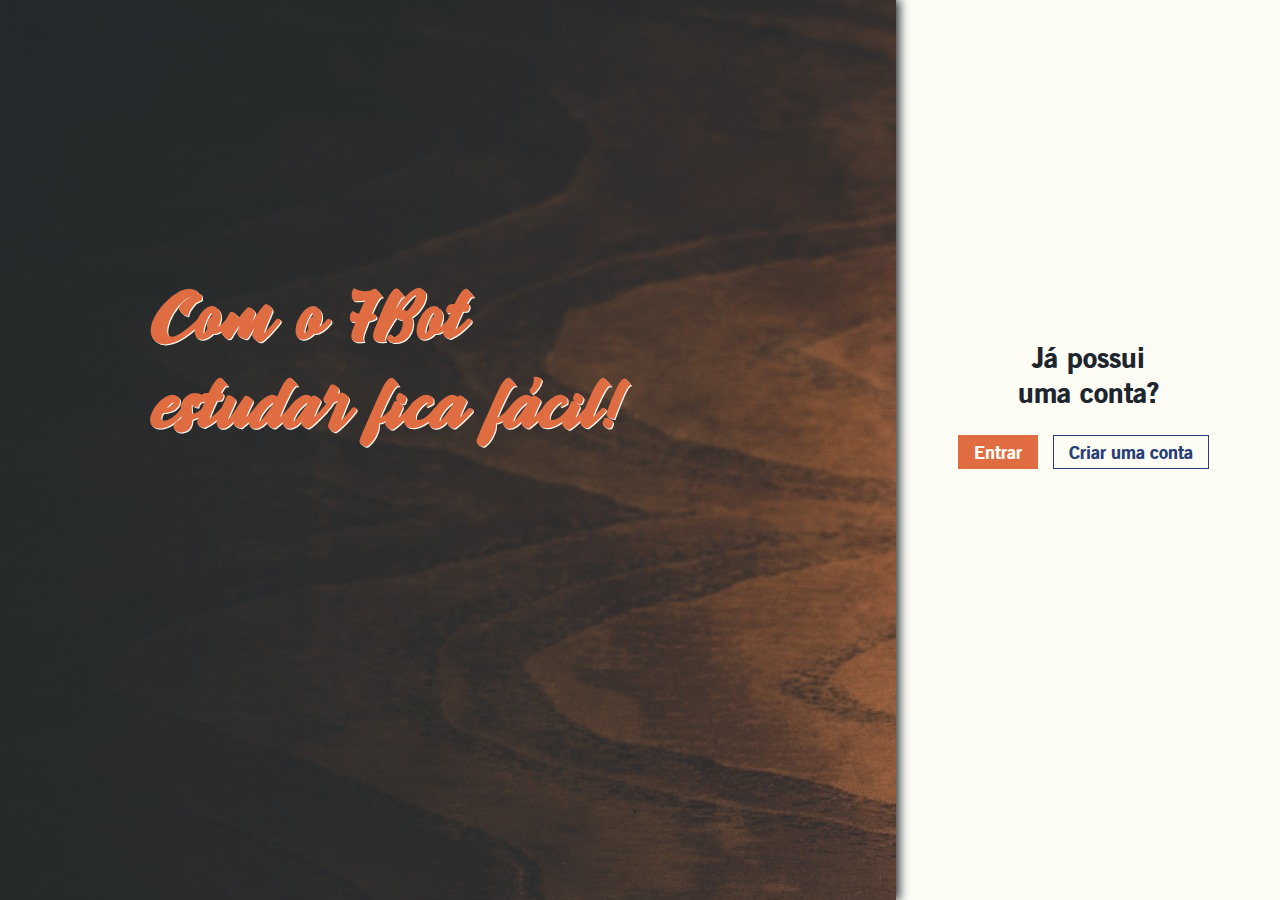
<file: index.html>
<!DOCTYPE html>
<html lang="pt-BR">
<head>
    <meta charset="UTF-8">
    <meta name="viewport" content="width=device-width, initial-scale=1.0">
    <meta http-equiv="X-UA-Compatible" content="ie=edge">
    <title>Document</title>
    <link rel="stylesheet" href="_css-Default.css">
    <link rel="stylesheet" href="_css-index.css">
</head>
<style>

@font-face {
    font-family: inicial;
    src: url("../fonts/inicial.otf");
}

body {
    padding: 0px;
}

#fd_img {
    box-shadow: 2px 0px 10px 1px #1D252D;
    height: 100vh;
    width: 70%;
    background-image: url("../images/fd_image4.jpg");
    position: relative;
    float: left;
} 
#fd_text{
    margin-top: 30%;
    margin-left: 150px;
} #fd_text > h1{
    font-family: inicial;
    font-size: 75px;
    padding: 0px 5px;
    font-weight: 600;
    color: #E06C42;
    text-shadow:  1px 1px #fdfdf6;
    display: inline-block;
    /* background: #fdfdf6; */
    /* box-shadow: 5px 5px 7px 1px #1D252D; */
}

#inicio {
    width: 30%;
    height: 100vh;
    float: right;
    display: flex;
    justify-content: center;
    align-items: center;
    background: #fdfdf6;
}



#cx_text {
    padding-bottom: 30px;
    text-align: center;
    color: #1D252D;
    font-size: 14px;;
}

#cx_inicio {
    height: 120px;
    font-size: 18px;
} #cx_inicio > a:first-child {
    border: 1px solid #E06C42;
    padding: 5px 15px;
    margin-right: 10px;
    cursor: pointer;
    background: #E06C42;
    color: #fdfdf6;
    outline: none;
    box-sizing: border-box;
} #cx_inicio > a:first-child:hover {
    background-color: #E06C42;
    color: #fdfdf6;
    transition: .2s;
}
 #cx_inicio > a {
    border: 1px solid #293F76;
    padding: 5px 15px;
    margin-right: 10px;
    text-decoration: none;
    cursor: pointer;
    color: #293F76;
    outline: none;
    box-sizing: border-box;
} #cx_inicio > a:hover {
    background-color: #293F76;
    color: #fdfdf6;
    transition: .2s;
}


@media only screen and (max-width: 1100px) {
    #fd_text > h1 {
        font-size: 60px;
        transition: .3s;
    }
    #fd_img {
        width: 60%;
        transition: .3s;
    }
    #inicio {
        width: 40%;
        background: #fdfdf6;
        transition: .3s;
    }
}
@media only screen and (max-width: 1000px) {
    #fd_text {
        margin-left: 50px;
        transition: .3s;
    }

}
@media only screen and (max-width: 800px) {
    body {
        background-image: url("../images/fd_image4.jpg");
        background-position: cover;
    }
    #inicio {
        width: 100%;
        display: block;
        height: 75px;
    }
    #fd_img {
        width: 100%;
        padding: 70px 0px 0px;
        box-sizing: border-box;
        
    }
    #fd_text {
        margin: 0px;
        text-align: center;
    } #fd_text > h1 {
        transition: .3s;
        font-size: 60px;
    }
    #cx_inicio {
        text-align: right;
        margin-top: 20px;
    } 
    #cx_text {
        display: none;
    }

}


</style>
<body>  
        
    
    
    <div id="inicio">
        <div id="cx">
            <div id="cx_text">
                <h1>Já possui </h1>
                <h1>uma conta?</h1>
            </div>
            <div id="cx_inicio">
                <a href="views/login.html">Entrar</a>
                <a href="views/cadastro.html">Criar uma conta</a>
            </div>
        </div>
    </div>
        
        
      
    <div id="fd_img">
        <div id="fd_text">
            <p><h1>Com o 7Bot</h1></p>
            <p><h1>estudar fica fácil!</h1></p>
        </div>
        
    </div>
        
            

</body>
<script src="js/_js-index.js"></script>
</html>
</file>
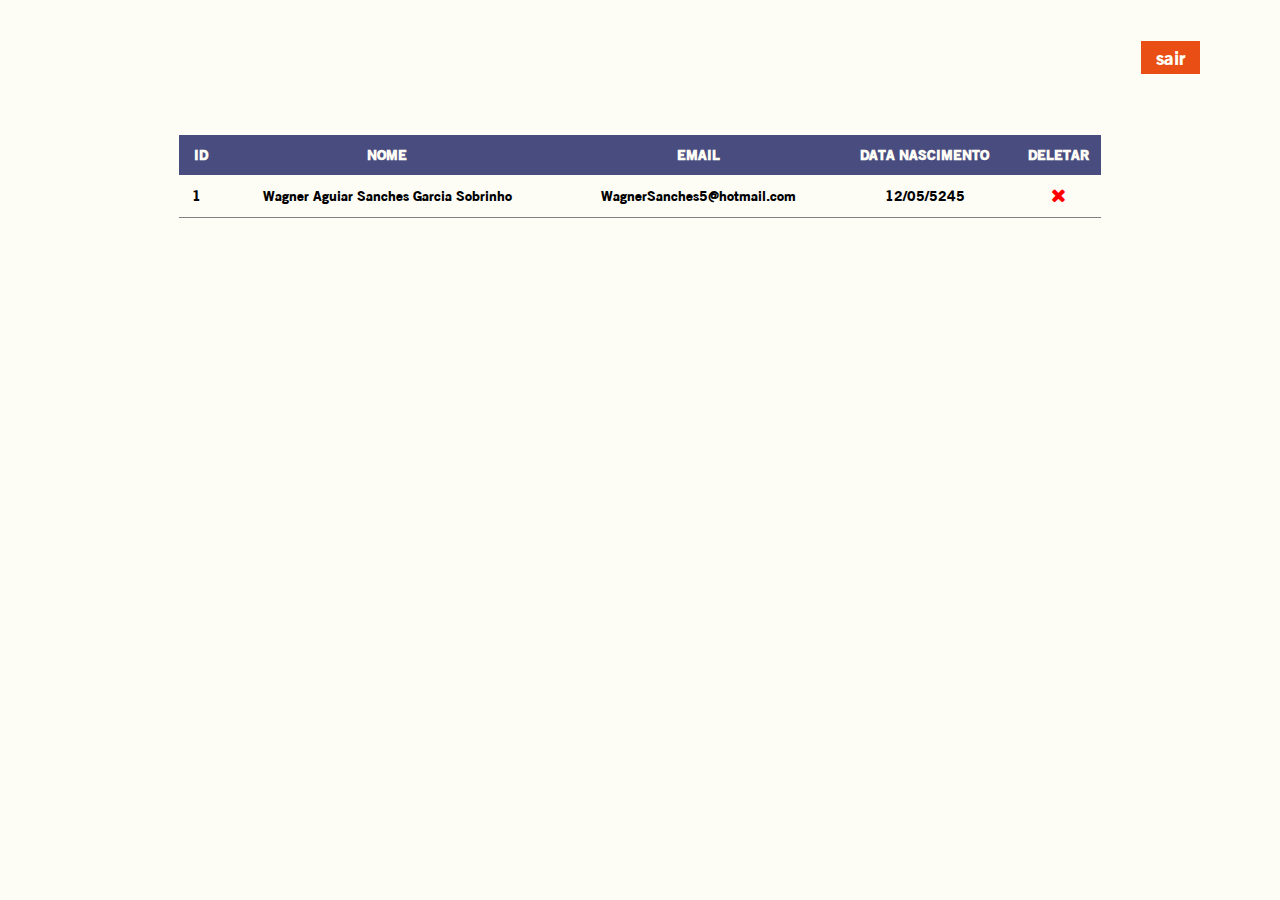
<file: views/adm-index.html>
<!DOCTYPE html>
<html lang="pt-BR">
<head>
    <meta charset="UTF-8">
    <meta name="viewport" content="width=device-width, initial-scale=1.0">
    <meta http-equiv="X-UA-Compatible" content="ie=edge">
    <title>Admin</title>
    <link rel="stylesheet" href="https://cdnjs.cloudflare.com/ajax/libs/font-awesome/4.7.0/css/font-awesome.min.css">
    <link rel="stylesheet" href="../css/_css-admin.css">
</head>
<!-- <script src="../js/_js-autenticar.js"></script> -->
<body>
    <div id="cabecalho">
        <a href="../index.html">sair</a>
    </div>
    <div id="dv_tabela">
        <table id="tabela">
            <tr>
                <th>ID</th>
                <th>NOME</th>
                <th>EMAIL</th>
                <th>DATA NASCIMENTO</th>
                <th>DELETAR</th>
            </tr>
            <tr>
                <td>1</td>
                <td>Wagner Aguiar Sanches Garcia Sobrinho</td>
                <td>WagnerSanches5@hotmail.com</td>
                <td>12/05/5245</td>
                <td><a href="javascript:void" id="excluir"><i class="fa fa-close"></i></a></td>
            </tr>
        </table>
    </div>
    <div id="fundo">
        <form action="excluirAluno" method="post" id="frm_exc">
            <h1>Excluir aluno ?</h1>
            <input type="text" name="id" id="id" readonly>
            <input type="text" id="nome" readonly>
            <input type="text" id="email" readonly>
            <button>Sim</button>
        </form>
    </div>
</body>
<script src="../js/_js-adm.js"></script>
</html>
</file>
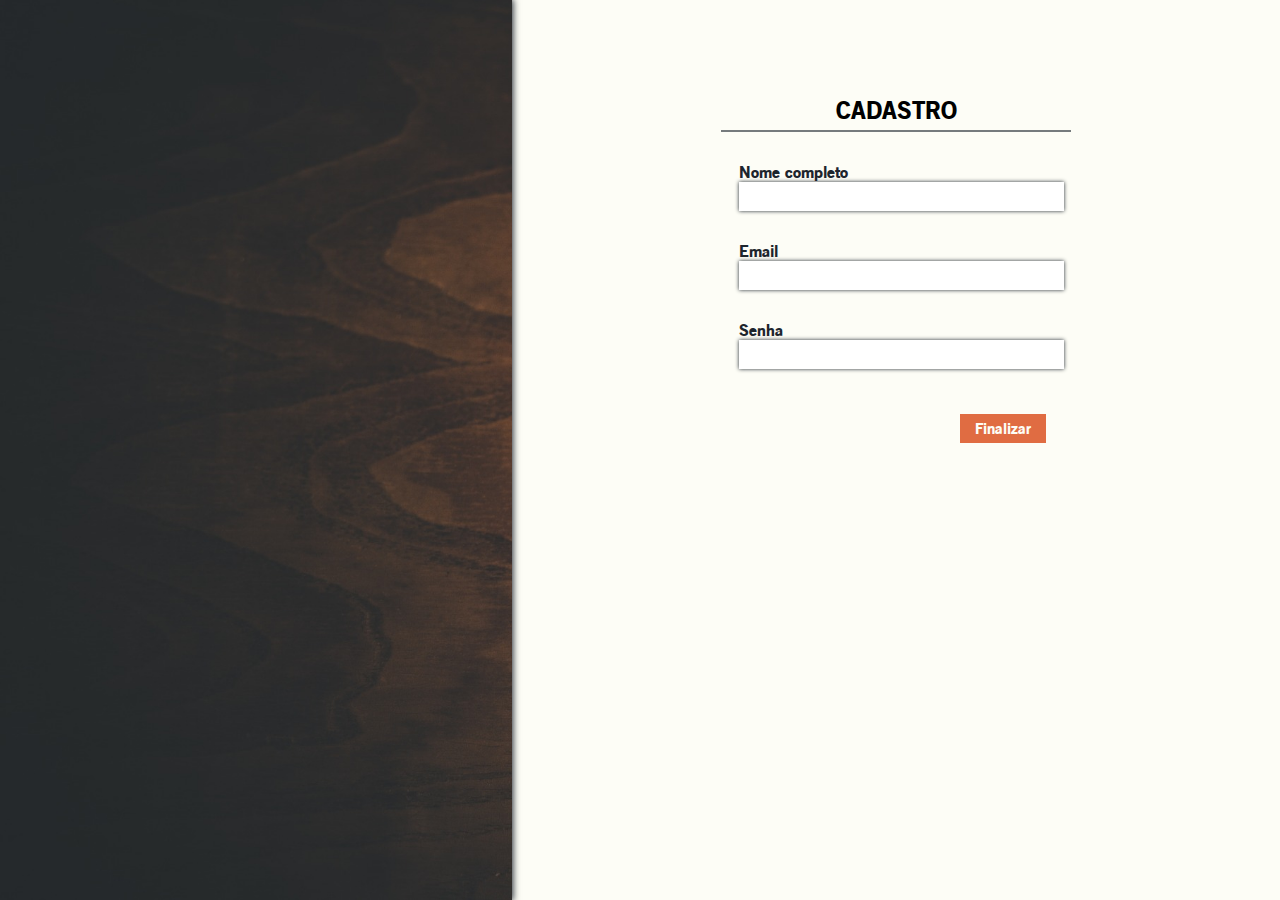
<file: views/cadastro.html>
<!DOCTYPE html>
<html lang="pt-BR">
<head>
    <meta charset="UTF-8">
    <meta name="viewport" content="width=device-width, initial-scale=1.0">
    <meta http-equiv="X-UA-Compatible" content="ie=edge">
    <title>Cadastrar</title>
    <link rel="stylesheet" href="../css/_css-Default.css">
    <link rel="stylesheet" href="../css/_css-cadastro.css">
</head>

<body>
    
    <div id="fd_img"></div>

    <div id="tl_cad">

        <form action="../cadastrarUsuario" id="frm_cad" method="post">
            <div id="cabecalho_form">
                <h1>CADASTRO</h1>
            </div>
            
            <p>Nome completo
                <input type="text" name="nome">

            </p>
            <p>Email
                <input type="email" name="email">

            </p>
            
            <p>Senha
                <input type="password" name="senha">
            </p>

            <div id="btn_cadastro"><button>Finalizar</button></div>
        </form>

    </div>

</body>
<script>

// var frm = document.querySelector("#frm_cad");
// var btn = document.querySelector("#btn_cadastro button");
// btn.addEventListener("click", function(e) {
// 	e.preventDefault();
// 	frm.action = "";
// 	frm.method = "POST";
// 	frm.submit();
// })

</script>
</html>
</file>
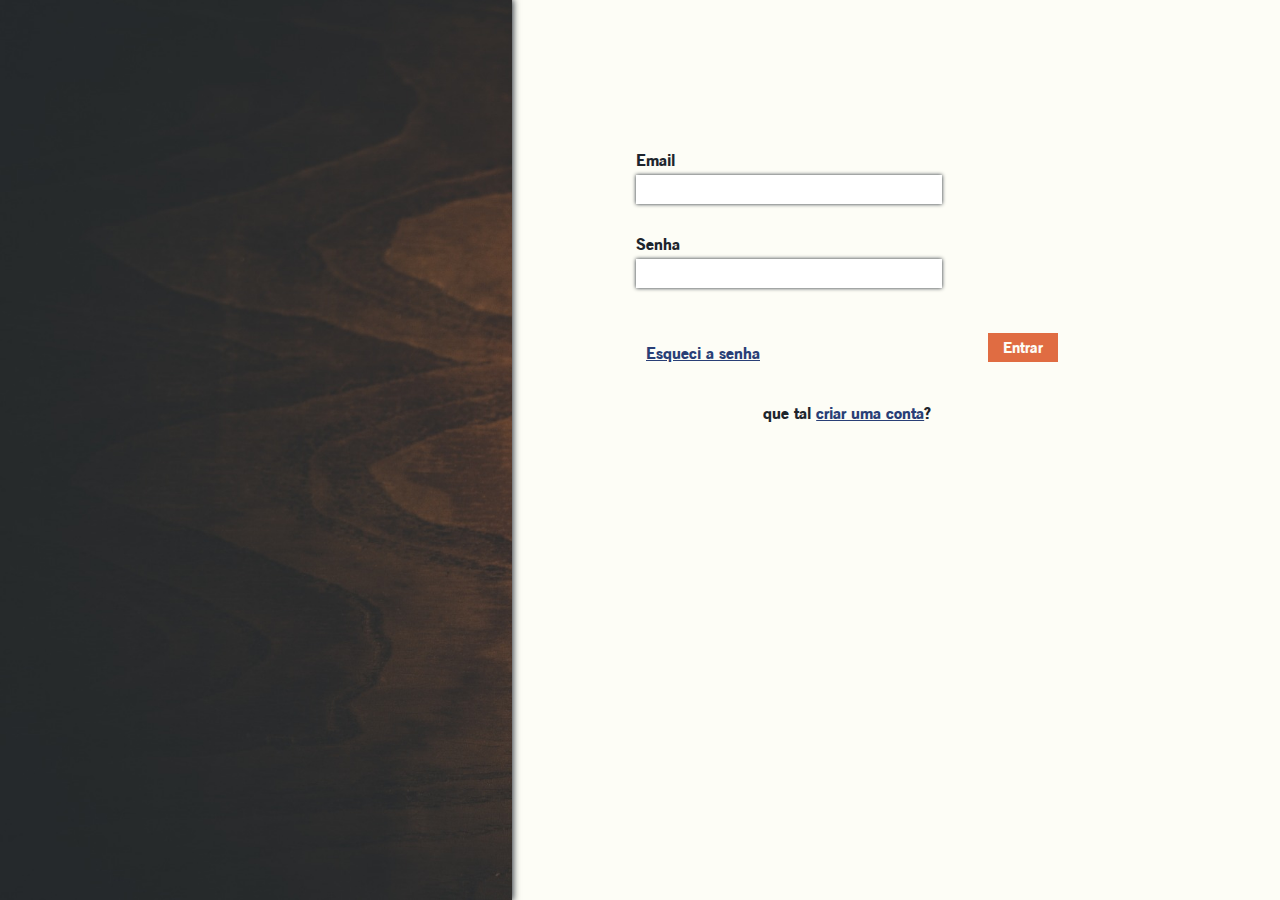
<file: views/exercicios.html>
<!DOCTYPE html>
<html lang="en">
<head>
    <meta charset="UTF-8">
    <meta name="viewport" content="width=device-width, initial-scale=1.0">
    <meta http-equiv="X-UA-Compatible" content="ie=edge">
    <title>Exercicios</title>
    <link rel="stylesheet" href="../css/_css-Default.css">
    <link rel="stylesheet" href="../css/cabecalho.css">
    <link rel="stylesheet" href="https://cdnjs.cloudflare.com/ajax/libs/font-awesome/4.7.0/css/font-awesome.min.css">
    <link rel="stylesheet" href="../css/_css-exercicios.css">
</head>
<script src="../js/_js-autenticar.js"></script>
<body>
    
    <div id="cabecalho">
        <a href="../views/principal.html"><img src="../images/icon_arrow_back.png"></a>
        <h2>Exercicios</h2>
        
    </div>

    <div id="tl_exercicios">

        <div id="opcoes_exercicios">
            <div  id="e_est" class="opcoes_exercicios_ativada"><p>Estrutura de repetição</p></div>
            <div id="e_td"><p>Tomada de decisão</p></div>
        </div>

        <div id="cx_exercicios">
            
            <div id="cx_exercicios_est" class="cx_exercicios_class">

                <div class="subOpcao">
                    <p>exemplo 1</p> 
                    <div><p>Lorem, ipsum dolor sit amet consectetur adipisicing elit. Architecto, sapiente labore sed aperiam ducim
                        us reprehenderit? Enim laudantium veritatis distinctio iure. Optio, ipsum quia.
                         Accusamus rerum magni repudiandae ratione nulla amet.</p></div> 
                </div>
                <div class="subOpcao">
                    <p>exemplo 1</p> 
                    <div></div> 
                </div>
                <div class="subOpcao">
                    <p>exemplo 1</p> 
                    <div></div> 
                </div>
                <div class="subOpcao">
                    <p>exemplo 1</p> 
                    <div></div> 
                </div>
                
            </div>
    
            <div id="cx_exercicios_tom" class="cx_exercicios_class">
                <div class="subOpcao">
                    <p>exemplo 1</p> 
                    <div></div> 
                </div>
                <div class="subOpcao">
                    <p>exemplo 1</p> 
                    <div></div> 
                </div>
                <div class="subOpcao">
                    <p>exemplo 1</p> 
                    <div></div> 
                </div>
            
            </div>

        </div>

        

    </div>
</body>
<script src="../js/_js-exercicios.js"></script>
</html>
</file>
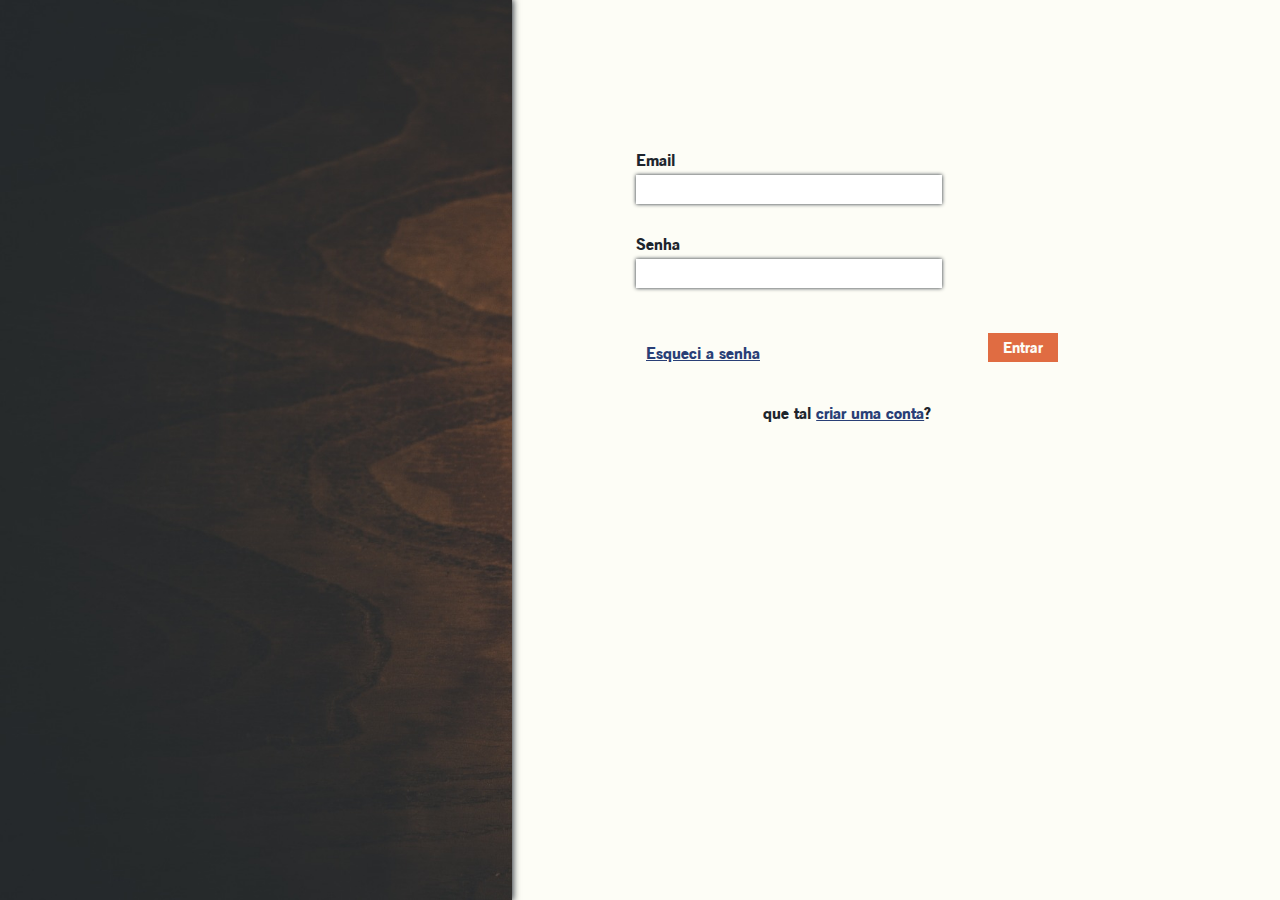
<file: views/login.html>
<!DOCTYPE html>
<html lang="pt-BR">
<head>
    <meta charset="UTF-8">
    <meta name="viewport" content="width=device-width, initial-scale=1.0">
    <meta http-equiv="X-UA-Compatible" content="ie=edge">
    <title>Login</title>

    <!-- LINKS CSS -->
    <link rel="stylesheet" href="../css/_css-Default.css">
    <link rel="stylesheet" href="../css/_css-login.css">
    <link rel="stylesheet" href="../css/tela_esqueci_senha.css">
</head>
<body>
    
    <div id="fd_img"></div>

    <div id="tl_login">
        <!-- FORMULARIO -->
        <form id="frm_login">

            <p>Email
                <input type="text" name="email" id="email">
            </p>

            <p>Senha
                <input type="password" name="senha" id="senha">
            </p>

            <div id="erroAutenticar"><p>Email ou senha invalidos!</p></div>

            <!-- EFEITO GIF -->
            <div id="div_load">
                <p><a id="esqueci_senha" href="#">Esqueci a senha</a></p>
                <button id="btn_login">Entrar</button>
                <img id="load" src="../images/eclipse_load.gif">
            </div>
 
            <p id="link_cadastro">que tal <a href="cadastro.html">criar uma conta</a>?</p>

        </form>

    </div>

    <div id="tela_password">

        <form action="" method="post">
            <img src="../images/icon_close.png">
            <p>Digite o seu email:</p>

            <input type="email" name="emailEsqueciSenha" required>
            
            <p>Sua senha sera mandada para o seu email.</p>
            
            <button>Enviar</button>
        </form>

    </div>

    <div id="confirmacao">
        <p>A senha foi enviada para o Email!</p>
    </div>

</body>
<!-- SCRIPT PAGINA LOGIN -->
<script src="../js/_js-login.js"></script>

</html>
</file>
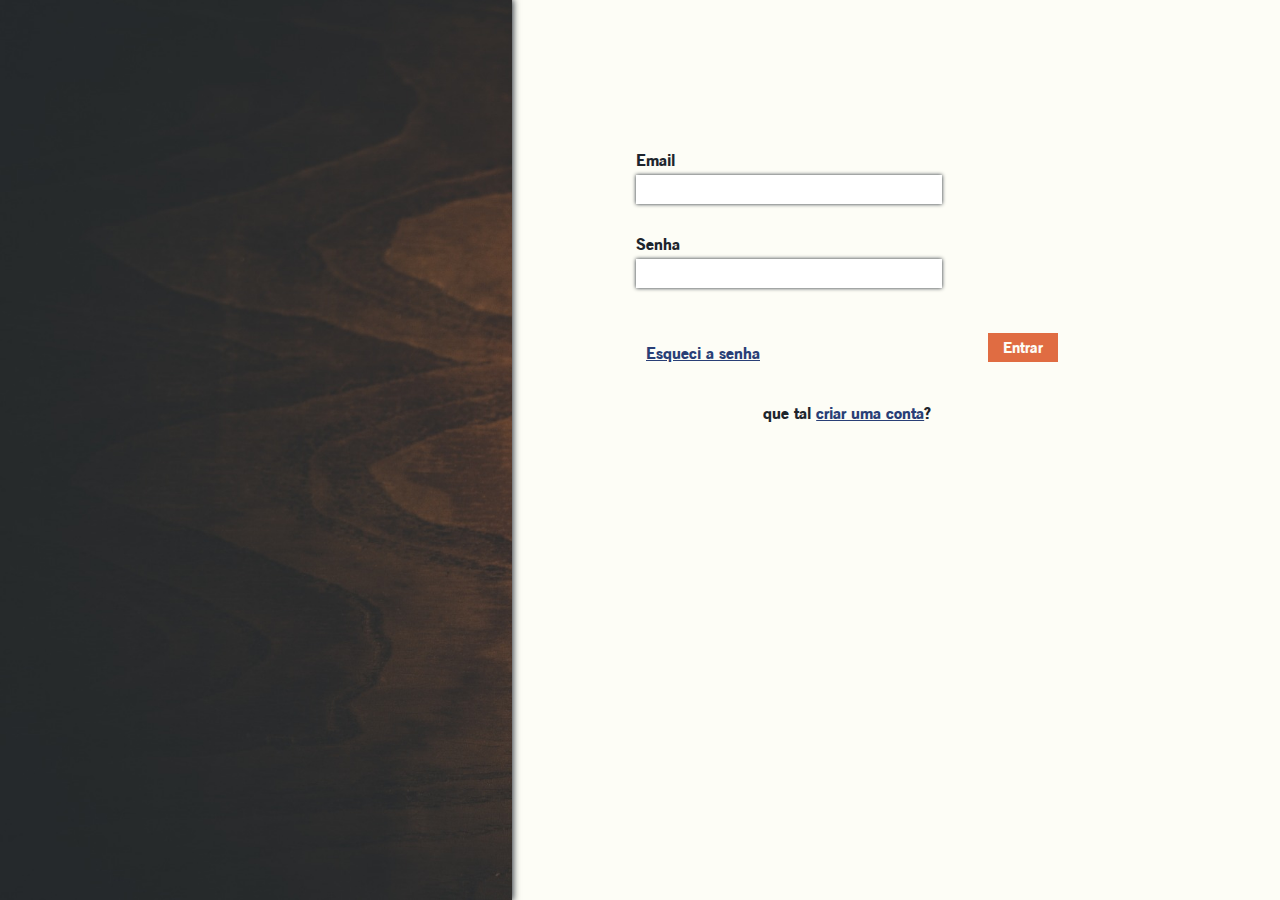
<file: views/material.html>
<!DOCTYPE html>
<html lang="pt-BR">
<head>
    <meta charset="UTF-8">
    <meta name="viewport" content="width=device-width, initial-scale=1.0">
    <meta http-equiv="X-UA-Compatible" content="ie=edge">
    <title>Material</title>
    <link rel="stylesheet" href="../css/_css-Default.css">
    <link rel="stylesheet" href="../css/cabecalho.css">
    <link rel="stylesheet" href="https://cdnjs.cloudflare.com/ajax/libs/font-awesome/4.7.0/css/font-awesome.min.css">
    <link rel="stylesheet" href="../css/_css-material.css">
</head>
<script src="../js/_js-autenticar.js"></script>
<body>

    <div id="cabecalho">
        <a href="../views/principal.html"><img src="../images/icon_arrow_back.png"></a>
        
        <h2>Material</h2>
        
    </div>



    <div id="fd_flex">
        <div id="menu">
            <div id="opcoes">
                <ul>
                    <li id="first_opcoes">Estrutura de repetição <img id="arrow_drop" src="../images/icon_ex.png"></li>
                    <div class="sub_opcoes" id="m_est">
                        <ul>
                            <li>Est 1</li>
                            <li>Est 1</li>
                            <li>Est 1</li>
                            <li>Est 1</li>
                            <li>Est 1</li>
                            <li>Est 1</li>
                        </ul>
                    </div>
                    <li value="1" id="first_opcoes">Tomada de decisão <img id="arrow_drop" src="../images/icon_ex.png"></li>
                    <div class="sub_opcoes" id="m_td">
                            <ul>
                                <li>Est 1</li>
                                <li>Est 1</li>
                                <li>Est 1</li>
                                <li>Est 1</li>
                                <li>Est 1</li>
                                <li>Est 1</li>
                            </ul>
                        </div>
                </ul>
                <div><a href="#">ir para exercicios</a></div>    
            </div>
            
        </div>
        <div id="tela">
            <h1>Exemple</h1>
            <p>Lorem ipsum dolor sit amet consectetur adipisicing elit.
                 Temporibus qui quo vitae blanditiis vel reiciendis excepturi voluptate, consectetur quae,
                 quibusdam facilis at corporis quia culpa tempora adipisci. Eaque, esse culpa?</p>
        </div>
    </div>




</body>
<script src="https://ajax.googleapis.com/ajax/libs/jquery/3.4.1/jquery.min.js"></script>
<script src="../js/_js-material2.js"></script>
</html>
</file>
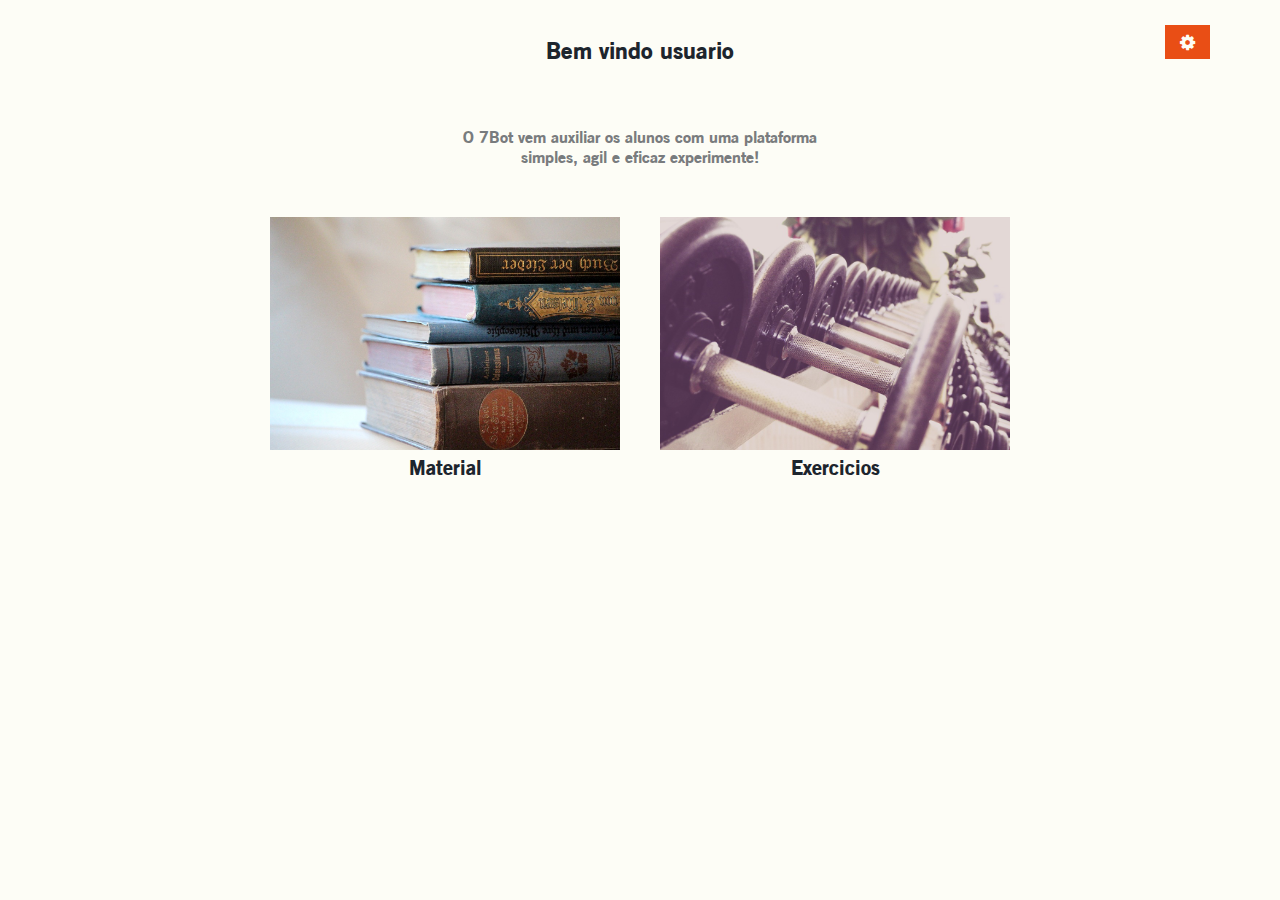
<file: views/principal.html>
<!DOCTYPE html>
<html lang="en">
<head>
    <meta charset="UTF-8">
    <meta name="viewport" content="width=device-width, initial-scale=1.0">
    <meta http-equiv="X-UA-Compatible" content="ie=edge">
    <title>7BOT - Principal</title>
    <link rel="stylesheet" href="../css/_css-Default.css">
    <link rel="stylesheet" href="../css/cabecalho.css">
    <link rel="stylesheet" href="../css/_css-principal.css">
    <link rel="stylesheet" href="https://cdnjs.cloudflare.com/ajax/libs/font-awesome/4.7.0/css/font-awesome.min.css">
</head>
<!-- <script src="../js/_js-autenticar.js"></script> -->
<script>

</script>
<body>
    <div id="cabecalho">
        <h2>Bem vindo usuario</h2>

        <div id="cx_effect">
            <button  id="btn-conf"><i class="fa fa-gear"></i></button>
            <div id="cx_effect_drop">
                <a href="javascript:void" id="config_usuario">Configurações</a>
                <a href="../deslogar">Sair</a>
            </div>
        </div>
    </div>
        
        
    <div id="exp_txt">
        <p>O 7Bot vem auxiliar os alunos com uma plataforma</p>
        <p>simples, agil e eficaz experimente!</p>
    </div>

    <div id="flex-container">
        <div class="cx_cont" id="m">
            <img src="../images/material.jpg" alt="">
            <p>Material</p>
        </div>

        <div class="cx_cont" id="c">
            <img src="../images/exercicios.jpg" alt="">
            <p>Exercicios</p>
        </div>
    </div>
    <div id="fundo">

        <div id="tela">

            <form action="action" method="post" id="frm_atr">
                <p>
                    Nome
                    <input type="text" name="nome">
                </p>
                <p>
                    Email
                    <input type="email" name="email">
                </p>
                <p>
                    Senha atual
                    <input type="password" name="senhaAtual">
                </p>
                <p>
                    Nova senha
                    <input type="password" name="novaSenha">
                </p>

                <button>Atualizar</button>
            </form>

        </div>

    </div>

</body>
<script src="../js/_js-principal.js"></script>
<script src="../js/_js-cabecalho.js"></script>

</html>
</file>
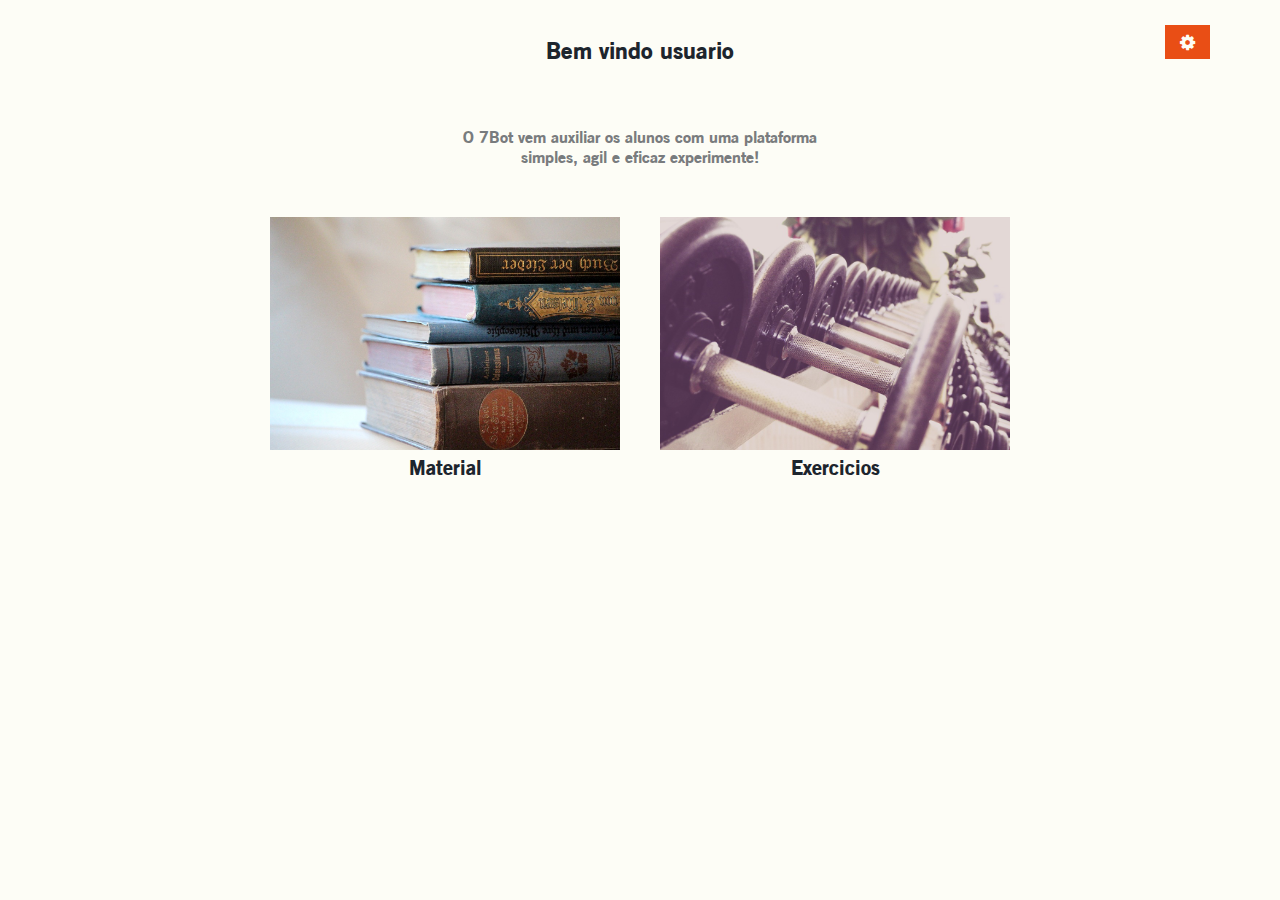
<file: views/tela-load.html>
<!DOCTYPE html>
<html lang="en">
<head>
    <meta charset="UTF-8">
    <meta name="viewport" content="width=device-width, initial-scale=1.0">
    <meta http-equiv="X-UA-Compatible" content="ie=edge">
    <title>Document</title>
</head>

<script>
var url = window.location.search.replace("?", "");

if(url == "") {
    window.location.href = "principal.html"
}

</script>

<style>
    body {
        display: flex;
        height: 90vh;
        background: #fdfdf6;
        align-items: center;
        justify-content: center;
    }
</style>
<body>
    
    <img src="../images/tela_load2.gif" alt="">

</body>
<script>

function enviar() {
    var url = window.location.search.replace("?", "");

    if(url == "exercicios") {
        window.location.href = "exercicios.html"
    }
    if(url == "material") {
        window.location.href = "material.html"
    }
    window.history.pushState("object or string", "Title", "/new-url");
}


window.onload = setTimeout(enviar, 1500);

</script>
</html>
</file>
<file: _css-Default.css>
@font-face {
    font-family: principal;
    src: url("../fonts/principal2.ttf");
}

* {
    padding: 0px;
    margin: 0px;
    font-family: principal;
    font-weight: 100;
}
body {
    background: #fdfdf6;
    padding: 10px 70px;
}
</file>
<file: _css-index.css>
@font-face {
    font-family: inicial;
    src: url("../fonts/inicial.otf");
}

body {
    padding: 0px;
}

#fd_img {
    box-shadow: 2px 0px 10px 1px #1D252D;
    height: 100vh;
    width: 70%;
    background-image: url("../images/fd_image4.jpg");
    position: relative;
    float: left;
} 
#fd_text{
    margin-top: 30%;
    margin-left: 150px;
} #fd_text > h1{
    font-family: inicial;
    font-size: 75px;
    padding: 0px 5px;
    font-weight: 600;
    color: #E06C42;
    text-shadow:  1px 1px #fdfdf6;
    display: inline-block;
    /* background: #fdfdf6; */
    /* box-shadow: 5px 5px 7px 1px #1D252D; */
}

#inicio {
    width: 30%;
    height: 100vh;
    float: right;
    display: flex;
    justify-content: center;
    align-items: center;
    background: #fdfdf6;
}



#cx_text {
    padding-bottom: 30px;
    text-align: center;
    color: #1D252D;
    font-size: 14px;;
}

#cx_inicio {
    height: 120px;
    font-size: 18px;
} #cx_inicio > a:first-child {
    border: 1px solid #E06C42;
    padding: 5px 15px;
    margin-right: 10px;
    cursor: pointer;
    background: #E06C42;
    color: #fdfdf6;
    outline: none;
    box-sizing: border-box;
} #cx_inicio > a:first-child:hover {
    background-color: #E06C42;
    color: #fdfdf6;
    transition: .2s;
}
 #cx_inicio > a {
    border: 1px solid #293F76;
    padding: 5px 15px;
    margin-right: 10px;
    text-decoration: none;
    cursor: pointer;
    color: #293F76;
    outline: none;
    box-sizing: border-box;
} #cx_inicio > a:hover {
    background-color: #293F76;
    color: #fdfdf6;
    transition: .2s;
}


@media only screen and (max-width: 1100px) {
    #fd_text > h1 {
        font-size: 60px;
        transition: .3s;
    }
    #fd_img {
        width: 60%;
        transition: .3s;
    }
    #inicio {
        width: 40%;
        background: #fdfdf6;
        transition: .3s;
    }
}
@media only screen and (max-width: 1000px) {
    #fd_text {
        margin-left: 50px;
        transition: .3s;
    }

}
@media only screen and (max-width: 800px) {
    body {
        background-image: url("../images/fd_image4.jpg");
        background-position: cover;
    }
    #inicio {
        width: 100%;
        display: block;
        height: 75px;
    }
    #fd_img {
        width: 100%;
        padding: 70px 0px 0px;
        box-sizing: border-box;
        
    }
    #fd_text {
        margin: 0px;
        text-align: center;
    } #fd_text > h1 {
        transition: .3s;
        font-size: 60px;
    }
    #cx_inicio {
        text-align: right;
        margin-top: 20px;
    } 
    #cx_text {
        display: none;
    }

}
</file>
<file: css/_css-admin.css>
@font-face {
    font-family: principal;
    src: url("../fonts/principal2.ttf");
}

* {
    padding: 0px;
    margin: 0px;
    font-family: principal;
}
body {
    background: #fdfdf6;
}
#cabecalho {
    text-align: right;
    margin: 30px 0px 50px;
    padding: 15px 80px;
}
#cabecalho > a {
    background: rgb(233, 78, 21);
    color: #fdfdf6;
    text-decoration: none;
    padding: 5px 15px;
    outline: none;
}
#dv_tabela {
    width: 80%;
    margin: 0px auto;
}
#tabela {
    border-collapse: collapse;
    margin: 0px auto;
    width: 90%;
    font-size: 14px;
    font-weight: 100;
}
#tabela tr {
    text-align: center;
    line-height: 40px;
    border-bottom: 1px solid gray;
}
a{
    color: red;
    font-size: 19px;
} 
#tabela tr:first-child{
    background: #484c7f;
    color: #fdfdf6;
    border: 0px;
}
#tabela tr:first-child th:first-child {
    padding-left: 10px;
}


#fundo {
    display: none;
    position: absolute;
    top: 0px;
    left: 0px;
    justify-content: center;
    align-items: center;
    background: rgba(0, 0, 0, 0.247);
    height: 100vh;
    width: 100%;
}
#frm_exc {
    background: #fdfdf6;
    width: 600px;
    height: 200px;
    padding: 15px;
    box-sizing: border-box;
    text-align: center;
}
#frm_exc > h1 {
    margin-bottom: 30px;
}
#frm_exc > input {
    border: none;
    background: #fdfdf6;
    border-bottom: 2px solid #484c7f;
    outline: none;
    width: 250px;
    text-align: center;
} #frm_exc > input:nth-child(2) {
    width: 50px!important;
    text-align: right;
}
#frm_exc > button {
    border: 0px;
    padding: 5px 15px;
    font-size: 15px;
    cursor: pointer;
    background: #E06C42;
    float: right;
    color: #fdfdf6;
    outline: none;
    margin: 30px 15px;
}
</file>
<file: css/_css-Default.css>
@font-face {
    font-family: principal;
    src: url("../fonts/principal2.ttf");
}

* {
    padding: 0px;
    margin: 0px;
    font-family: principal;
    font-weight: 100;
}
body {
    background: #fdfdf6;
    padding: 10px 70px;
}
</file>
<file: css/_css-cadastro.css>
body {
    padding: 0px;
}
#fd_img {
    width: 40%;
    height: 100vh;
    box-shadow: 0px 0px 7px 1px #1D252D;
    background-image: url("../images/fd_image4.jpg");
    background-size: cover;
    position: relative;
    float: left;
}

#tl_cad {
    width: 60%;
    float: right;
}
#frm_cad {
    margin: 0px auto;
    max-width: 350px;
    margin-top: 80px;
} 
#cabecalho_form {
    border-bottom: 2px solid rgba(29, 37, 45, 0.6);
    text-align: center;
    padding: 15px 0px 5px;
    font-size: 12px;
} 

#frm_cad > p{
    font-size: 16px;
    color: #1D252D;
    width: 90%;
    margin: 30px auto 0px;
} #frm_cad > p:first-child input {
    width: 80%;
} #frm_cad > p input {
    font-size: 15px;
    width: 100%;
    padding: 5px;
    border: 0px;
    box-shadow: 0px 0px 4px .1px rgb(29, 37, 45);
    margin: 0px auto 10px;
    display: block;
    outline: none;
} 

#btn_cadastro {
    height: 40px;
    padding-top: 15px;
}
#btn_cadastro > button {
    border: 0px;
    padding: 5px 15px;
    margin: 20px 25px;
    font-size: 15px;
    cursor: pointer;
    background: #E06C42;
    float: right;
    color: #fdfdf6;
    outline: none;
}



@media only screen and (max-width: 750px) { 
    #fd_img {
        display: none;
    }
    #frm_cad {
        background: #F6F4EA;
        padding: 10px 15px 30px;
        margin-top: 50px;
        width: 80%;
        height: 400px;
    }
    #frm_cad > input {
        width: 100%!important;
        margin: 0px auto 20px;
        padding: 1vmax;
        box-sizing: border-box;
        display: block;
    }
    #btn_cadastro {
        text-align: center;
    }
    #btn_cadastro > button{
        display: block;
        width: 80%;
        margin: 0px auto;
        padding-top: 10px;
        padding-bottom: 10px;
        float: none;
    } 
    body {
        background-image: url("../images/fd_image4.jpg");
        background-size: cover;
        background-position: left;
        background-repeat: no-repeat;
        box-sizing: border-box;
        height: 100vh;
    }
    
    #tl_cad  {
        width: 100%;
        height: 100%;
        transition: .5s;
    }

}
</file>
<file: css/cabecalho.css>
#cabecalho {
    text-align: center;
    position: relative;
    margin-top: 15px;
}

#cabecalho > h2{
    font-size: 23px;
    line-height: 52px;
    color: #1D252D;
}
#cabecalho > a {
    position: absolute;
    left: 0px;
    padding: 0px 5px;
} #cabecalho > a img {
    width: 80%;
}

#cx_effect {
    position: absolute;
    top: 0;
    right: 0;
}
#cx_effect > button {
    background: rgb(233, 78, 21) ;
    border: none;
    display: block;
    color: #fdfdf6;
    padding: 5px 15px;
    font-size: 18px;
    cursor: pointer;
    outline: none;
    float: right;
    cursor: pointer;
}
#cx_effect > button:hover{
    background: rgb(204, 64, 13) ;
}
#cx_effect_drop {
    display: none;
    width: 235px;
    clear: both;
    z-index: 11;
}
#cx_effect_drop > a {
    box-sizing: border-box;
    width: 100%;
    float: right;
    display: block;
    background: #fdfdf6;
    padding: 5px 0px;
    font-size: 14px;
    text-decoration: none;
    color:  #E06C42 ;
    border: 1px solid #E06C42 ;
}
#cx_effect_drop > a:hover {
    background: rgb(218, 81, 32);
    color: #fdfdf6;
    border: 1px solid #fdfdf6;
}




@media only screen and (max-width: 600px) {
    #cx_effect {
        right: 0px;
        width: 100%;
    }   
    #cx_effect_drop {
        width: 100%;
    }
    #cx_effect > button {
        background: rgb(233, 78, 21) ;
        display: block;
        color: #F6F4EA;
        padding: 5px 15px;
        font-size: 18px;
        cursor: pointer;
        outline: none;
        float: right;
        cursor: pointer;
    }
}
@media only screen and (max-width: 500px) {
    body {
        padding: 10px 30px;
    }
    #cabecalho {
        margin-left: 20px;
    }
    #cabecalho > h2{ 
        font-size: 16px;
    }
}
</file>
<file: css/_css-exercicios.css>
#tl_exercicios {
    padding: 10px;
    margin-top: 40px;
}
#opcoes_exercicios {
    width: 60%;
    display: flex;
    margin: 0px auto;
    justify-content: center;
    border-bottom: 5px solid #2a4ca8;
}

#opcoes_exercicios > div {
    display: inline-block;
    box-sizing: border-box;
    user-select: none;
    cursor: pointer;
    color: #2a4ca8;
}
#opcoes_exercicios > div p {
    padding: 10px 20px;
}


.opcoes_exercicios_ativada {
    background: #2a4ca8;
}
.opcoes_exercicios_ativada > p {
    color: #F6F4EA!important;
}
#cx_exercicios {
    margin: 0px;
}

.subOpcao > p {
    width: 60%;
    box-sizing: border-box;
    padding: 10px 25px;
    margin: 10px auto;
    background: #5576D1;
    border: 1px solid #5576D1;
    color: #F6F4EA;

}
.subOpcao > p:hover {
    color: #F6F4EA;
    background: #2a4ca8;
    cursor: pointer;
    border: 1px solid #2a4ca8;
}
.subOpcao > div {
    width: 60%;
    margin: 0px auto;
    text-indent: 30px;
}
.subOpcao > div p{
    padding-bottom: 40px;
}

.cx_exercicios_class {
    display: none;
}
.cx_exercicios_class_aparecer {
    display: block;
}

@media only screen and (max-width: 1200px) {
    .subOpcao > p {
        width: 100%;
    }
    .subOpcao > div {
        width: 100%;
        margin: 0px auto;
        text-align: justify;
        text-indent: 30px;
    }
    #opcoes_exercicios {
        width: 100%;
    }
}
</file>
<file: css/_css-login.css>
body {
    padding: 0px;
}
#fd_img {
    height: 100vh;
    width: 40%;
    background: url("../images/fd_image4.jpg");
    background-size: cover;
    float: left;
    box-shadow: 0px 0px 7px 1px #1D252D;
}

#tl_login {
    width: 55%;
    height: 100vh;
    float: right;
    box-sizing: border-box;
}

#frm_login {
    margin-top: 150px;
    margin-left: 60px;
    width: 60%;
    box-sizing: border-box;
} #frm_login > p{
    font-size: 16px;
    color: #1D252D;
} #frm_login > p input {
    font-size: 15px;
    width: 70%;
    padding: 5px;
    border: 0px;
    box-shadow: 0px 0px 4px .1px #1D252D;
    margin: 5px 0px 30px;
    display: block;
    outline: none;
}

#div_load {
    height: 40px;
    padding-top: 15px;
    position: relative;
    text-align: left;
} #div_load > img {
    width: 10%;
    right: 20px;
    top: 10px;
    display: none;
    position: absolute;
} #div_load > button {
    border: 0px;
    padding: 5px 15px;
    font-size: 15px;
    cursor: pointer;
    background: #E06C42;
    float: right;
    color: #fdfdf6;
    outline: none;
} #div_load > p {
    padding: 10px;
    display: inline-block;
    font-size: 16px;

} #div_load > p a {
    color: #293F76;
    font-size: 16px;
}

#link_cadastro {
    width: 100%;
    margin-top: 30px;
    text-align: center;
    color: #1D252D;
    
} #link_cadastro > a {
    color: #293F76;
} 


#erroAutenticar {
    color: rgb(211, 20, 20);
    padding: 0px 15px;
    font-weight: 100;
    display: none;
}


@media only screen and (max-width: 1200px) { 
    #frm_login {
        width: 80%;
        margin-left: 40px;
    }
    #frm_login > p input {
        width: 90%;
        transition: .4s;
    }
    #div_load > p {
        padding: 0px;
        transition: .4s;
    }
}

@media only screen and (max-width: 900px) {
    body {
        background: url("../images/fd_image4.jpg");
    }
    #frm_login {
        background: #fdfdf6;
        padding: 50px;
        box-sizing: unset;      
        margin: 0px;
        max-height: 300px;
    }
    #tl_login {
        display: flex;
        justify-content: center;
        align-items: center;
        width: 100%;
        margin: 0px;
    }
    #fd_img {
        display: none;
    }

    #frm_login > p input {
        max-width: 500px;
    }
    #div_load {
        max-width: 500px;
    }
}
@media only screen and (max-width: 600px) {
    #tl_login, #frm_login {
        max-width: 500px;
    }
}
</file>
<file: css/tela_esqueci_senha.css>
#tela_password {
    top: 0px;
    width: 100%;
    height: 100vh;
    background-color: rgba(29, 37, 45, 0.178);
    position: absolute;
    justify-content: center;
    align-items: center;
    display: none;
} #tela_password > form {
    width: 600px;
    height: 450px;
    padding: 130px 60px 0px;
    box-shadow: 0px 0px 10px 1px #1D252D;
    box-sizing: border-box;    
    background-color: #fdfdf6;
    position: relative;
} #tela_password > form p {
    font-size: 16px;
    color: #1D252D;
} #tela_password > form input {
    font-size: 15px;
    width: 100%;
    padding: 5px;
    border: 0px;
    box-shadow: 0px 0px 4px .1px #1D252D;
    margin: 30px 0px;
    display: block;
    outline: none;
} #tela_password > form button {
    border: 0px;
    padding: 5px 15px;
    margin-top: 60px;
    font-size: 15px;
    cursor: pointer;
    background: #E06C42;
    float: right;
    color: #fdfdf6;
    outline: none;
} #tela_password > form img {
    top: 30px;
    right: 30px;
    width: 30px;
    position: absolute;
    cursor: pointer;
}

#confirmacao {
    right: 20px;
    bottom: 20px;
    box-shadow: 0px 0px 4px .1px rgb(50, 128, 50);
    background: rgb(50, 128, 50);
    width: 30%;
    padding: 15px;
    font-size: 18px;
    color: #fdfdf6;
    position: fixed;
    display: none;
}
.erro {
    box-shadow: 0px 0px 4px 1px rgb(209, 6, 6)!important;
}
</file>
<file: css/_css-material.css>
#fd_flex {
    display: flex;
    margin: 5% auto 0px;
    align-items: stretch;
}

#menu {
    width: 30%;
    align-items: center;
    justify-content: center;
}
#opcoes {
    padding: 50px 0px 5px;
}
#opcoes > ul {
    list-style-type: none;
}
#first_opcoes { 
    list-style-type: none;
    padding: 10px;
    background: #5576D1;
    color: #fdfdf6;
    cursor: pointer;
    font-size: 15px;
} 
#first_opcoes:hover {
    background: #2a4ca8;
    color: #fdfdf6;
}
#first_opcoes:first-child {
    border-bottom: 1px solid #fdfdf6;
}
#opcoes > div{
    text-align: center;
    margin: 10px 0px;
}
#opcoes > div a {
    text-decoration: none;
    color: #293F76;
    font-size: 18px;
}
#opcoes > div a:hover {
    text-decoration: underline;
}
#tela {
    width: 80%;
    padding-left: 50px;
    padding-top: 30px;
    color: #1D252D;
}

#arrow_drop {
    float: right;
    width: 14px;
    margin-top: 2px;
    user-select: none;
}

.sub_opcoes {
    display: none;
}
.sub_opcoes > ul li {
    list-style: none;
    padding: 10px 25px;
    cursor: pointer;
    color: #1D252D;
}
.sub_opcoes > ul li:hover {
    background: #1D252D;
    opacity: .8;
    color: #F6F4EA;
}




@media only screen and (max-width: 1200px) { 
    #fd_flex {
        display: block;
    }
    #opcoes {
        width: 100%;
        padding: 0px;
    }
    #menu  {
        width: 100%;
    }
    #tela {
        width: 100%; 
        padding-left: 0px;
        padding-top: 20px;
    }
}
</file>
<file: css/_css-principal.css>
#exp_txt {
    text-align: center;
    padding: 50px 0px;
    color: rgba(29, 37, 45, 0.6);
    z-index: -11;
}

#flex-container {
    display: flex;
    align-items: center;
    justify-content: center;
}
#flex-container > div{
    margin: 0px 20px;
    max-width: 350px;
    text-align: center;
    cursor: pointer;
}
#flex-container > div:hover {
    box-shadow: 0px 0px 5px 3px  rgba(29, 37, 45, 0.3);
    transition: .2s;
}

#flex-container > div img {
    width: 100%;
    margin: 0px;
    padding: 0px;
}
#flex-container > div p {
    color: #1D252D;
    padding: 0px;
    padding-bottom: 10px;
    font-size: 20px;
}

@media only screen and (max-width: 700px) {
    #flex-container {
        display: block;
        margin-top: 60px;
    }
    #flex-container > div {
        display: block;
        width: 80%;
        margin: 0px auto;
    }
    #flex-container > div:first-child {
        margin-bottom: 20px;
    }   
}



#fundo {
    position: fixed;
    top: 0px;
    left: 0px;
    background: rgba(29, 37, 45, 0.233);
    width: 100%;
    height: 100vh;
    display: flex;
    justify-content: center;
    align-items: center;
    display: none;
}

#tela {
    background: #fdfdf6;
    width: 300px;
    height: 300px;
    padding: 40px 50px 10px;
    box-shadow: 0px 0px 4px .1px rgba(29, 37, 45, .8);
}
#frm_atr > p input {
    font-size: 15px;
    width: 100%;
    padding: 5px;
    border: 0px;
    box-shadow: 0px 0px 4px .1px rgba(29, 37, 45, .5);
    margin: 0px auto 10px;
    display: block;
    outline: none;
}
#frm_atr > button {
    border: 0px;
    padding: 5px 15px;
    margin: 20px 0px;
    font-size: 15px;
    cursor: pointer;
    background: #E06C42;
    float: right;
    color: #fdfdf6;
    outline: none;
}
</file>
